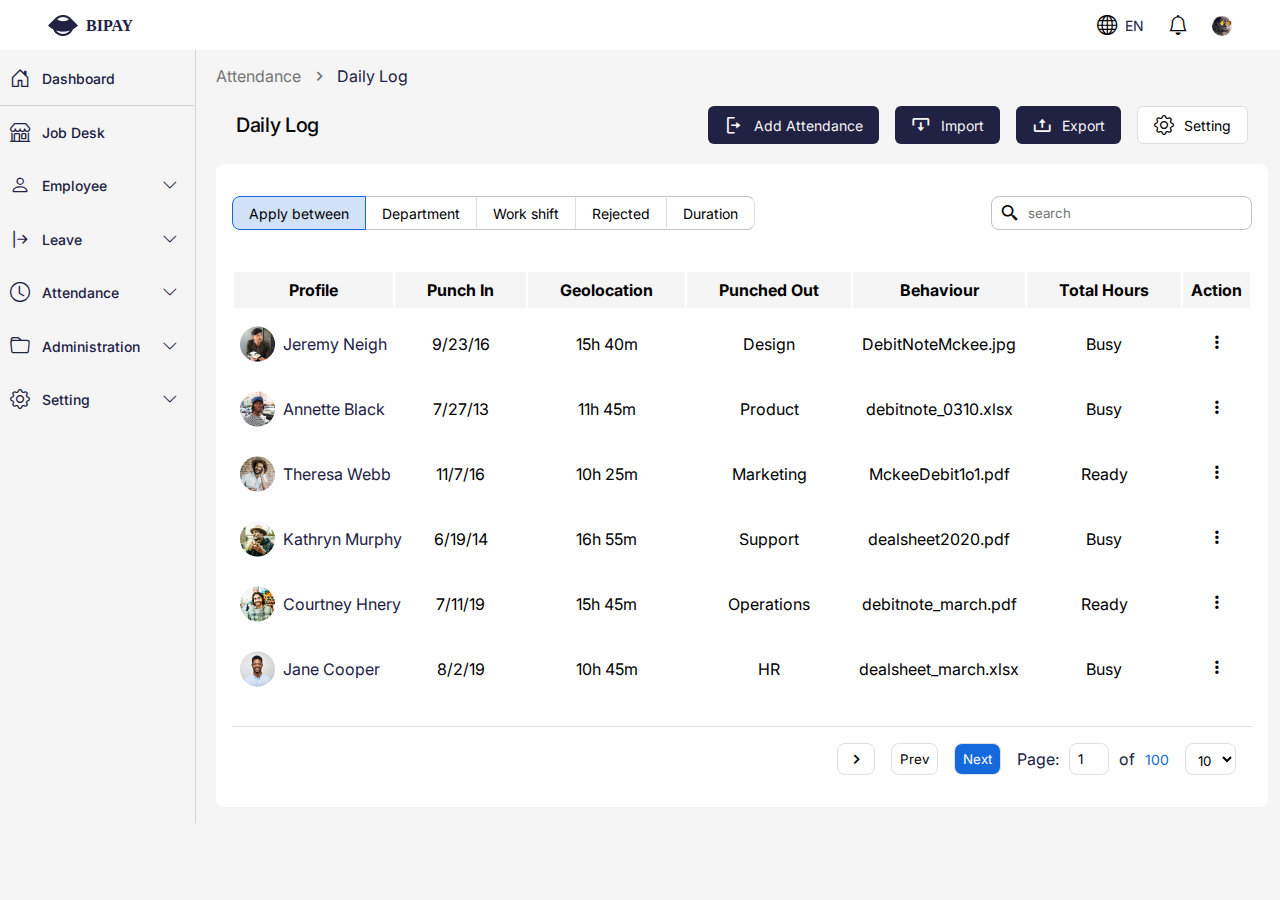
<file: index.html>
<!DOCTYPE html>
<html lang="en">
  <head>
    <meta charset="UTF-8" />
    <link rel="stylesheet" href="style.css" />
    <meta name="viewport" content="width=device-width, initial-scale=1.0" />
    <link
      rel="stylesheet"
      href="https://cdn.jsdelivr.net/npm/bootstrap-icons@1.11.1/font/bootstrap-icons.css"
    />
    <link
      rel="stylesheet"
      href="https://unpkg.com/boxicons@latest/css/boxicons.min.css"
    />
    <title>BIPAY - Payroll Management System</title>
  </head>
  <body>
    <!-- navbar -->
    <nav>
      <div class="logo">
        <img src="public/images/Favicon.jpg" alt="" />
        <p class="logo-text">BIPAY</p>
      </div>
      <div class="nav-icons">
        <div class="language">
          <i class="bi bi-globe"></i>
          <p>EN</p>
        </div>
        <i class="bi bi-bell"></i>
        <img src="public/images/Profile.png" alt="" class="profile" />
        <i class='bx bx-menu menu-icon'></i>      </div>
    </nav>
    <!-- main -->
    <main>
      <!-- side-menu -->
      <aside class="menu-left">
        <i class="bx bx-x"></i>
        <ul>
          <li>
            <a class="dash" href=""
              ><i class="bi bi-house-door"></i>
              <p>Dashboard</p></a
            >
          </li>
          <li>
            <a href="jobDesk.html"
              ><i class="bi bi-shop"></i>
              <p>Job Desk</p></a
            >
          </li>
          <li>
            <a href=""
              ><div>
                <i class="bi bi-person"></i>
                <p>Employee</p>
              </div>
              <i class="bi bi-chevron-down"></i
            ></a>
          </li>
          <li>
            <a href=""
              ><div>
                <i class="bi bi-arrow-bar-right"></i>
                <p>Leave</p>
              </div>
              <i class="bi bi-chevron-down"></i
            ></a>
          </li>
          <li>
            <a class="attend-btn actve" href=""
              ><div>
                <i class="bi bi-clock"></i>
                <p>Attendance</p>
              </div>
              <i class="bi bi-chevron-down"></i
            ></a>
          </li>
          <div class="attendance">
            <a href="index.html" class="active">Daily Log</a>
            <a href="request.html">Request</a>
            <a href="#">Details</a>
            <a href="summary.html">Summary</a>
          </div>
          <li>
            <a href=""
              ><div>
                <i class="bi bi-folder"></i>
                <p>Administration</p>
              </div>
              <i class="bi bi-chevron-down"></i
            ></a>
          </li>
          <li>
            <a href=""
              ><div>
                <i class="bi bi-gear"></i>
                <p>Setting</p>
              </div>
              <i class="bi bi-chevron-down"></i
            ></a>
          </li>
        </ul>
      </aside>
      <!-- side menu right -->
      <div class="menu-right">
        <a href="" class="link">Attendance <i class='bx bx-chevron-right' ></i> <p>Daily Log</p></a>
        <div class="daily-log">
          <h2>Daily Log</h2>
          <div>
            <button class="btn-black">
              <i class="bx bx-upload bx-rotate-90"></i>
              Add Attendance
            </button>
            <button class="btn-black">
              <i class="bx bx-upload bx-rotate-180"></i>
              Import
            </button>
            <button class="btn-black">
              <i class="bx bx-upload"></i>
              Export
            </button>
            <button class="btn-white">
              <i class="bi bi-gear"></i>
              Setting
            </button>
          </div>
        </div>
        <div class="daily-log-data">
          <!-- btn group -->
          <div class="btn-group">
            <div class="btns">
              <button class="btn-white">Apply between</button
              ><button class="btn-white">Department</button
              ><button class="btn-white">Work shift</button
              ><button class="btn-white">Rejected</button
              ><button class="btn-white">Duration</button>
            </div>
            <div class="search">
              <i class="bx bx-search-alt-2"></i>
              <input type="search" name="" id="" placeholder="search"/>
            </div>
          </div>
          <!-- table-header -->
            <div class="table">
              <table>
                <tr>
                  <thead>
                    <tr>
                      <th>Profile</th>
                      <th>Punch In</th>
                      <th>Geolocation</th>
                      <th>Punched Out</th>
                      <th>Behaviour</th>
                      <th>Total Hours</th>
                      <th>Action</th>
                    </tr>
                  </thead>
                  <tr>
                    <td class="profile"><img src="public/images/Ellipse 534.jpg" alt=""><p>Jeremy Neigh</p></td>
                    <td>9/23/16</td>
                    <td>15h 40m</td>
                    <td>Design</td>
                    <td>DebitNoteMckee.jpg</td>
                    <td>Busy</td>
                    <td><button><i class='bx bx-dots-vertical-rounded' ></i></button></td>
                  </tr>
                  <tr>
                    <td class="profile"><img src="public/images/Ellipse 535.jpg" alt=""><p>Annette Black</p></td>
                    <td>7/27/13</td>
                    <td>11h 45m</td>
                    <td>Product</td>
                    <td>debitnote_0310.xlsx</td>
                    <td>Busy</td>
                    <td><button><i class='bx bx-dots-vertical-rounded' ></i></button></td>
                  </tr>
                  <tr>
                    <td class="profile"><img src="public/images/Ellipse 536.jpg" alt=""><p>Theresa Webb</p></td>
                    <td>11/7/16</td>
                    <td>10h 25m</td>
                    <td>Marketing</td>
                    <td>MckeeDebit1o1.pdf</td>
                    <td>Ready</td>
                    <td><button><i class='bx bx-dots-vertical-rounded' ></i></button></td>
                  </tr>
                  <tr>
<td class="profile"><img src="public/images/Ellipse 537.jpg" alt=""><p>Kathryn Murphy</p></td>
                    <td>6/19/14</td>
                    <td>16h 55m</td>
                    <td>Support</td>
                    <td>dealsheet2020.pdf</td>
                    <td>Busy</td>
                    <td><button><i class='bx bx-dots-vertical-rounded' ></i></button></td>
                  </tr>
                  <tr>
                    <td class="profile"><img src="public/images/Ellipse 538.jpg" alt=""><p>Courtney Hnery</p></td>
                    <td>7/11/19</td>
                    <td>15h 45m</td>
                    <td>Operations</td>
                    <td>debitnote_march.pdf</td>
                    <td>Ready</td>
                    <td><button><i class='bx bx-dots-vertical-rounded' ></i></button></td>
                  </tr>
                  <tr>
                    <td class="profile"><img src="public/images/Ellipse 539.jpg" alt=""><p>Jane Cooper</p></td>
                    <td>8/2/19</td>
                    <td>10h 45m</td>
                    <td>HR</td>
                    <td>dealsheet_march.xlsx</td>
                    <td>Busy</td>
                    <td><button><i class='bx bx-dots-vertical-rounded' ></i></button></td>
                  </tr>
                </tr>
              </table>
            </div>
            <!-- table-data -->
          </table>
          <!-- pagination -->
          <div class="pagination">
            <button>
              <i class="bx bx-chevron-right"></i>
            </button>
            <button>Prev</button>
            <button class="btn-blue">Next</button>

            <p class="page">
              Page: <input type="number" class="page-num" value="1"> of
              <span class="blue">100</span>
            </p>
            <select name="" id="">
              <option value="10">10</option>
            </select>
          </div>
        </div>
      </div>
    </main>
    <script src="main.js"></script>
  </body>
</html>
</file>
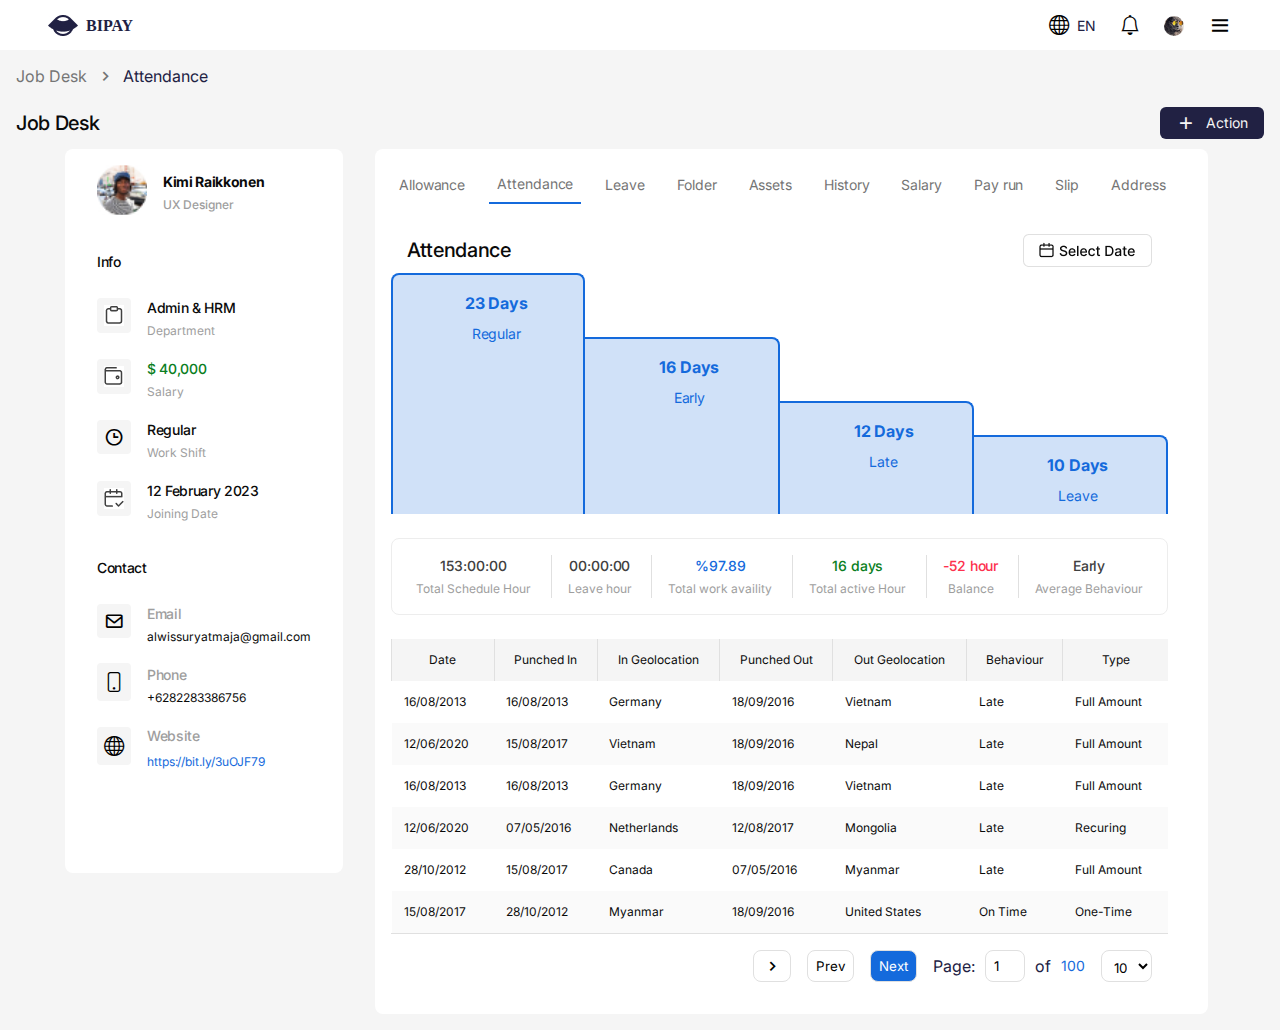
<file: jobDesk.html>
<!DOCTYPE html>
<html lang="en">
  <head>
    <meta charset="UTF-8" />
    <link rel="stylesheet" href="jobDesk.css" />
    <meta name="viewport" content="width=device-width, initial-scale=1.0" />
    <link
      rel="stylesheet"
      href="https://cdn.jsdelivr.net/npm/bootstrap-icons@1.11.1/font/bootstrap-icons.css"
    />
    <link
      rel="stylesheet"
      href="https://unpkg.com/boxicons@latest/css/boxicons.min.css"
    />
    <title>BIPAY - Payroll Management System</title>
  </head>
  <body>
    <!-- navbar -->
    <nav>
      <div class="logo">
        <img src="public/images/Favicon.jpg" alt="" />
        <p class="logo-text">BIPAY</p>
      </div>
      <div class="nav-icons">
        <div class="language">
          <i class="bi bi-globe"></i>
          <p>EN</p>
        </div>
        <i class="bi bi-bell"></i>
        <img src="public/images/Profile.png" alt="" class="profile" />
        <i class='bx bx-menu menu-icon'></i>      </div>
    </nav>
    <!-- main -->
    <div class="jobDesk">
      <!-- side-menu -->
      <aside class="menu-left">
        <i class="bx bx-x"></i>
        <ul>
          <li>
            <a class="dash" href=""
              ><i class="bi bi-house-door"></i>
              <p>Dashboard</p></a
            >
          </li>
          <li>
            <a class="active" href="jobDesk.html"
              ><i class="bi bi-shop"></i>
              <p>Job Desk</p></a
            >
          </li>
          <li>
            <a href=""
              ><div>
                <i class="bi bi-person"></i>
                <p>Employee</p>
              </div>
              <i class="bi bi-chevron-down"></i
            ></a>
          </li>
          <li>
            <a href=""
              ><div>
                <i class="bi bi-arrow-bar-right"></i>
                <p>Leave</p>
              </div>
              <i class="bi bi-chevron-down"></i
            ></a>
          </li>
          <li>
            <a class="attend-btn actve" href=""
              ><div>
                <i class="bi bi-clock"></i>
                <p>Attendance</p>
              </div>
              <i class="bi bi-chevron-down"></i
            ></a>
          </li>
          <div class="attendance">
            <a href="index.html">Daily Log</a>
            <a href="request.html">Request</a>
            <a href="#">Details</a>
            <a href="summary.html">Summary</a>
          </div>
          <li>
            <a href=""
              ><div>
                <i class="bi bi-folder"></i>
                <p>Administration</p>
              </div>
              <i class="bi bi-chevron-down"></i
            ></a>
          </li>
          <li>
            <a href=""
              ><div>
                <i class="bi bi-gear"></i>
                <p>Setting</p>
              </div>
              <i class="bi bi-chevron-down"></i
            ></a>
          </li>
        </ul>
      </aside>
      <!-- side menu right -->
      <div class="menu-right">
        <a href="" class="link">Job Desk <i class='bx bx-chevron-right' ></i> <p>Attendance</p></a>
        <div class="daily-log">
          <h2>Job Desk</h2>
          <div>
            <button class="btn-black jobBtn">
              <i class="bx bx-plus"></i>
              Action
          </div>
        </div>
        <!-- 
          profile stats
         -->
        <!-- jobdesk -->
        <div class="job-desk-container">
          <div class="job-desk-boxes profile-job">
            <div class="user-profile">
              <img src="public/images/Ellipse 535.jpg" alt="">
              <div>
                <h2>Kimi Raikkonen</h2>
                <p>UX Designer</p>
              </div>
            </div>
            <div class="info">
              <h2>Info</h2>
              <div>
                <img src="public/images/clipboard.jpg" alt="">
                <div>
                  <h2>Admin & HRM</h2>
                  <p>Department</p>
                </div>
              </div>
              <div>
<img src="public/images/wallet.jpg" alt="">                <div>
                  <h2 class="green">$ 40,000</h2>
                  <p>Salary</p>
                </div>
              </div>
              <div>
                <i class='bx bx-time' ></i>
                <div>
                  <h2>Regular</h2>
                  <p>Work Shift</p>
                </div>
              </div>
              <div>
                <img src="public/images/calendar-check.jpg" alt="">
                <div>
                  <h2>12 February 2023</h2>
                  <p>Joining Date</p>
                </div>
              </div>
            </div>
            <!--  -->
            <!--  -->
            <div class="contact">
              <h2>Contact</h2>
              <div>
                <i class='bx bx-envelope' ></i>
                <div>
                  <h2>Email</h2>
                  <p>alwissuryatmaja@gmail.com</p>
                </div>
              </div>
              <div>
                <i class="bi bi-phone"></i>
                <div>
                  <h2>Phone</h2>
                  <p>+6282283386756</p>
                </div>
              </div>
              <div>
                <i class="bi bi-globe"></i>
                <div>
                  <h2>Website</h2>
                  <p class="blue">https://bit.ly/3uOJF79</p>
                </div>
              </div>
            </div>
          </div>
          <div class="job-desk-boxes attendance-job">
            <div class="btn-container tab-btn-container">
              <button class="tab">Allowance</button>
              <button class="tab active">Attendance</button>
              <button class="tab">Leave</button>
              <button class="tab">Folder</button>
              <button class="tab">Assets</button>
              <button class="tab">History</button>
              <button class="tab">Salary</button>
              <button class="tab">Pay run</button>
              <button class="tab">Slip</button>
              <button class="tab">Address</button>
              <button class="tab">Contact</button>
            </div>
            <div class="attendance-stats">
              <div class="date-attendance">
                <h2>Attendance</h2>
                <img src="public/images/Select Date Trigger.jpg" alt="">
              </div>

              <div class="date-histograms">
                <div>
                  <h2>23 Days</h2>
                  <p>Regular</p>
                </div>
                <div>
                  <h2>16 Days</h2>
                  <p>Early</p>
                </div>
                <div>
                  <h2>12 Days</h2>
                  <p>Late</p>
                </div>
                <div>
                  <h2>10 Days</h2>
                  <p>Leave</p>
                </div>
              </div>
              <div class="timing-stats-parent">
                <div class="timing-stats">
                  <div>
                    <h3>153:00:00</h3>
                    <p>Total Schedule Hour</p>
                  </div>
                  <div>
                    <h3>00:00:00</h3>
                    <p>Leave hour</p>
                  </div>
                  <div>
                    <h3 class="blue">%97.89</h3>
                    <p>Total work availity</p>
                  </div>
                  <div>
                    <h3 class="green">16 days</h3>
                    <p>Total active Hour</p>
                  </div>
                  <div>
                    <h3 class="red">-52 hour</h3>
                    <p>Balance</p>
                  </div>
                  <div>
                    <h3>Early</h3>
                    <p>Average Behaviour</p>
                  </div>
                </div>
              </div>
              <div class="table-jobDesk">
                <table>
                  <thead>
                    <tr>
                      <th>Date</th>
                      <th>Punched In</th>
                      <th>In Geolocation</th>
                      <th>Punched Out</th>
                      <th>Out Geolocation</th>
                      <th>Behaviour</th>
                      <th>Type</th>
                    </tr>
                  </thead>
                  <tr>
                    <td>16/08/2013</td>
                    <td>16/08/2013</td>
                    <td>Germany</td>
                    <td>18/09/2016</td>
                    <td>Vietnam</td>
                    <td>Late</td>
                    <td>Full Amount</td>
                  </tr>
                  <tr>
                    <td>12/06/2020</td>
                    <td>15/08/2017</td>
                    <td>Vietnam</td>
                    <td>18/09/2016</td>
                    <td>Nepal</td>
                    <td>Late</td>
                    <td>Full Amount</td>
                  </tr>
                  <tr>
                    <td>16/08/2013</td>
                    <td>16/08/2013</td>
                    <td>Germany</td>
                    <td>18/09/2016</td>
                    <td>Vietnam</td>
                    <td>Late</td>
                    <td>Full Amount</td>
                  </tr>
                  <tr>
                    <td>12/06/2020</td>
                    <td>07/05/2016</td>
                    <td>Netherlands</td>
                    <td>12/08/2017</td>
                    <td>Mongolia</td>
                    <td>Late</td>
                    <td>Recuring</td>
                  </tr>
                  <tr>
                    <td>28/10/2012</td>
                    <td>15/08/2017</td>
                    <td>Canada</td>
                    <td>07/05/2016</td>
                    <td>Myanmar</td>
                    <td>Late</td>
                    <td>Full Amount</td>
                  </tr>
                  <tr>
                    <td>15/08/2017</td>
                    <td>28/10/2012</td>
                    <td>Myanmar</td>
                    <td>18/09/2016</td>
                    <td>United States</td>
                    <td>On Time</td>
                    <td>One-Time</td>
                  </tr>
                </table>
              </div>
              <div class="pagination">
                <button>
                  <i class="bx bx-chevron-right"></i>
                </button>
                <button>Prev</button>
                <button class="btn-blue">Next</button>
    
                <p class="page">
                  Page: <input type="number" class="page-num" value="1"> of
                  <span class="blue">100</span>
                </p>
                <select name="" id="">
                  <option value="10">10</option>
                </select>
              </div>
            </div>
          </div>
        </div>
      </div>
    </div>
    <script src="main.js"></script>
  </body>
</html>
</file>
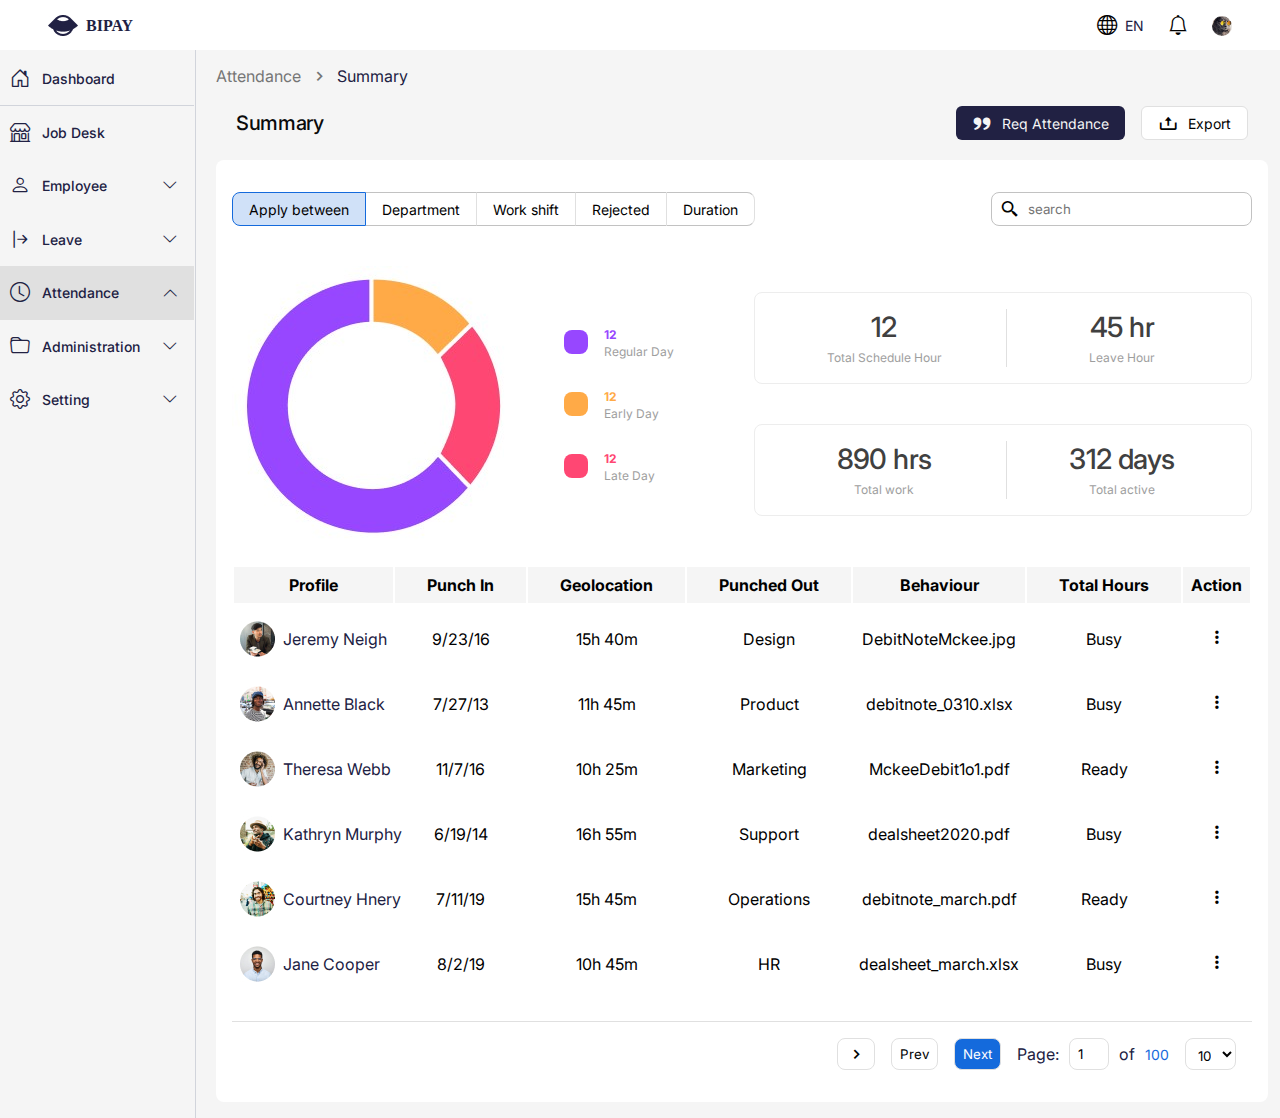
<file: summary.html>
<!DOCTYPE html>
<html lang="en">
  <head>
    <meta charset="UTF-8" />
    <link rel="stylesheet" href="style.css" />
    <link rel="stylesheet" href="summary.css">
    <meta name="viewport" content="width=device-width, initial-scale=1.0" />
    <link
      rel="stylesheet"
      href="https://cdn.jsdelivr.net/npm/bootstrap-icons@1.11.1/font/bootstrap-icons.css"
    />
    <link
      rel="stylesheet"
      href="https://unpkg.com/boxicons@latest/css/boxicons.min.css"
    />
    <title>BIPAY - Payroll Management System</title>
  </head>
  <body>
    <!-- navbar -->
    <nav>
      <div class="logo">
        <img src="public/images/Favicon.jpg" alt="" />
        <p class="logo-text">BIPAY</p>
      </div>
      <div class="nav-icons">
        <div class="language">
          <i class="bi bi-globe"></i>
          <p>EN</p>
        </div>
        <i class="bi bi-bell"></i>
        <img src="public/images/Profile.png" alt="" class="profile" />
        <i class='bx bx-menu menu-icon'></i>      </div>
    </nav>
    <!-- main -->
    <main>
      <!-- side-menu -->
      <aside class="menu-left">
        <i class="bx bx-x"></i>
        <ul>
          <li>
            <a class="dash" href=""
              ><i class="bi bi-house-door"></i>
              <p>Dashboard</p></a
            >
          </li>
          <li>
            <a href="jobDesk.html"
              ><i class="bi bi-shop"></i>
              <p>Job Desk</p></a
            >
          </li>
          <li>
            <a href=""
              ><div>
                <i class="bi bi-person"></i>
                <p>Employee</p>
              </div>
              <i class="bi bi-chevron-down"></i
            ></a>
          </li>
          <li>
            <a href=""
              ><div>
                <i class="bi bi-arrow-bar-right"></i>
                <p>Leave</p>
              </div>
              <i class="bi bi-chevron-down"></i
            ></a>
          </li>
          <li>
            <a class="attend-btn  active" href=""
              ><div>
                <i class="bi bi-clock"></i>
                <p>Attendance</p>
              </div>
              <i class="bi bi-chevron-down"></i
            ></a>
          </li>
          <div class="attendance">
            <a href="index.html">Daily Log</a>
            <a href="request.html">Request</a>
            <a href="#">Details</a>
            <a href="summary.html" class="active">Summary</a>
          </div>
          <li>
            <a href=""
              ><div>
                <i class="bi bi-folder"></i>
                <p>Administration</p>
              </div>
              <i class="bi bi-chevron-down"></i
            ></a>
          </li>
          <li>
            <a href=""
              ><div>
                <i class="bi bi-gear"></i>
                <p>Setting</p>
              </div>
              <i class="bi bi-chevron-down"></i
            ></a>
          </li>
        </ul>
      </aside>
      <!-- side menu right -->
      <div class="menu-right">
        <a href="" class="link">Attendance <i class='bx bx-chevron-right' ></i> <p>Summary</p></a>
        <div class="daily-log">
          <h2>Summary</h2>
          <div>
            <button class="btn-black">
                <i class='bx bxs-quote-alt-right'></i>
              Req Attendance
            </button>
            <button class="btn-white">
                <i class="bx bx-upload bx-rotate-0"></i>
              Export
            </button>
          </div>
        </div>
        <div class="daily-log-data">
          <!-- btn group -->
          <div class="btn-group">
            <div class="btns">
              <button class="btn-white">Apply between</button
              ><button class="btn-white">Department</button
              ><button class="btn-white">Work shift</button
              ><button class="btn-white">Rejected</button
              ><button class="btn-white">Duration</button>
            </div>
            <div class="search">
              <i class="bx bx-search-alt-2"></i>
              <input type="search" name="" id="" placeholder="search"/>
            </div>
          </div>
          <!-- chart -->
          <div class="chart">
            <div class="graph">
                <img src="public/images/chart.jpg" alt="">
                <div>
                    <div>
                        <p class="purple-box box"></p>
                        <div>
                            <span class="purple">12</span>
                            <p>Regular Day</p>
                        </div>
                    </div>
                    <div>
                        <p class="yellow-box box"></p>
                        <div>
                            <span class="yellow">12</span>
                            <p>Early Day</p>
                        </div>
                    </div>
                    <div>
                        <p class="red-box box"></p>
                        <div>
                            <span class="red">12</span>
                            <p>Late Day</p>
                        </div>
                    </div>
                </div>
            </div>
            <div class="stats">
                <div>
                    <div>
                        <h2>12</h2>
                        <p>Total Schedule Hour</p>
                    </div>
                    <div>
                        <h2>45 hr</h2>
                        <p>Leave Hour</p>
                    </div>
                </div>
                <div>
                    <div>
                        <h2>890 hrs</h2>
                        <p>Total work</p>
                    </div>
                    <div>
                        <h2>312 days</h2>
                        <p>Total active</p>
                    </div>
                </div>
            </div>
          </div>
          <!-- table-header -->
            <div class="table">
              <table>
                <tr>
                  <thead>
                    <tr>
                      <th>Profile</th>
                      <th>Punch In</th>
                      <th>Geolocation</th>
                      <th>Punched Out</th>
                      <th>Behaviour</th>
                      <th>Total Hours</th>
                      <th>Action</th>
                    </tr>
                  </thead>
                  <tr>
                    <td class="profile"><img src="public/images/Ellipse 534.jpg" alt=""><p>Jeremy Neigh</p></td>
                    <td>9/23/16</td>
                    <td>15h 40m</td>
                    <td>Design</td>
                    <td>DebitNoteMckee.jpg</td>
                    <td>Busy</td>
                    <td><button><i class='bx bx-dots-vertical-rounded' ></i></button></td>
                  </tr>
                  <tr>
                    <td class="profile"><img src="public/images/Ellipse 535.jpg" alt=""><p>Annette Black</p></td>
                    <td>7/27/13</td>
                    <td>11h 45m</td>
                    <td>Product</td>
                    <td>debitnote_0310.xlsx</td>
                    <td>Busy</td>
                    <td><button><i class='bx bx-dots-vertical-rounded' ></i></button></td>
                  </tr>
                  <tr>
                    <td class="profile"><img src="public/images/Ellipse 536.jpg" alt=""><p>Theresa Webb</p></td>
                    <td>11/7/16</td>
                    <td>10h 25m</td>
                    <td>Marketing</td>
                    <td>MckeeDebit1o1.pdf</td>
                    <td>Ready</td>
                    <td><button><i class='bx bx-dots-vertical-rounded' ></i></button></td>
                  </tr>
                  <tr>
<td class="profile"><img src="public/images/Ellipse 537.jpg" alt=""><p>Kathryn Murphy</p></td>
                    <td>6/19/14</td>
                    <td>16h 55m</td>
                    <td>Support</td>
                    <td>dealsheet2020.pdf</td>
                    <td>Busy</td>
                    <td><button><i class='bx bx-dots-vertical-rounded' ></i></button></td>
                  </tr>
                  <tr>
                    <td class="profile"><img src="public/images/Ellipse 538.jpg" alt=""><p>Courtney Hnery</p></td>
                    <td>7/11/19</td>
                    <td>15h 45m</td>
                    <td>Operations</td>
                    <td>debitnote_march.pdf</td>
                    <td>Ready</td>
                    <td><button><i class='bx bx-dots-vertical-rounded' ></i></button></td>
                  </tr>
                  <tr>
                    <td class="profile"><img src="public/images/Ellipse 539.jpg" alt=""><p>Jane Cooper</p></td>
                    <td>8/2/19</td>
                    <td>10h 45m</td>
                    <td>HR</td>
                    <td>dealsheet_march.xlsx</td>
                    <td>Busy</td>
                    <td><button><i class='bx bx-dots-vertical-rounded' ></i></button></td>
                  </tr>
                </tr>
              </table>
            </div>
            <!-- table-data -->
          </table>
          <!-- pagination -->
          <div class="pagination">
            <button>
              <i class="bx bx-chevron-right"></i>
            </button>
            <button>Prev</button>
            <button class="btn-blue">Next</button>

            <p class="page">
              Page: <input type="number" class="page-num" value="1"> of
              <span class="blue">100</span>
            </p>
            <select name="" id="">
              <option value="10">10</option>
            </select>
          </div>
        </div>
      </div>
    </main>
    <script src="main.js"></script>
  </body>
</html>
</file>
<file: style.css>
@import url('https://fonts.googleapis.com/css2?family=Inter:wght@200;400;500;600;700;800;900&display=swap');

:root {
  --primary-surface: #d3d3d9;
  --primary-main: #212143;
  --primary-border: #b5b5c0;
  --info-surface: #d0e1f8;
  --info-main: #146adc;
  --neutral-10: #ffffff;
  --neutral-20: #f5f5f5;
  --neutral-40: #e0e0e0;
  --neutral-50: #c2c2c2;
  --neutral-60: #9e9e9e;
  --neutral-70: #757575;
  --neutral-80: #616161;
  --neutral-90: #404040;
  --neutral-100: #0a0a0a;
}

* {
  box-sizing: border-box;
  text-decoration: none;
  list-style: none;
  border: none;
  padding: 0;
  margin: 0;
  scroll-behavior: smooth;
  font-family: Inter;
  transition: 0.5s ease;
  outline: none;
}

body {
  background: var(--neutral-20, #f5f5f5);
  max-width: 1440px;
}

p {
  color: var(--primary-main);
}

button {
  cursor: pointer;
}

i {
  font-size: 20px;
}

.bi-chevron-down {
  font-size: 16px;
}

/* =================
==============
navbar
=========
==========
======= */
nav {
  display: flex;
  height: 50px;
  padding: 15px 48px 14px 48px;
  justify-content: space-between;
  background: var(--neutral-10, #fff);
  margin: 0 auto;
}

nav i {
  cursor: pointer;
}

.logo {
  display: flex;
  align-items: center;
  gap: 8px;
}

.logo .logo-text {
  font-family: Montserrat;
  font-weight: 700;
}

.profile {
  width: 20px;
  height: 20px;
  border-radius: 50%;
  object-fit: cover;
}

.language {
  display: flex;
  align-items: center;
  gap: 8px;
}

.language p {
  font-size: 14px;
}

.nav-icons {
  display: flex;
  justify-content: center;
  align-items: center;
  gap: 24px;
}

/* main section styling */
main {
  display: grid;
  grid-template-columns: 0.6fr 3.4fr;
  justify-content: center;
}

/* aside / side bar styling */
aside {
  padding: 2px;
  background: var(--neutral-20, #f5f5f5);
  box-shadow: -1px 0px 0px #d1d4db inset;
}

aside ul {
  display: flex;
  flex-direction: column;
  align-items: flex-start;
  align-self: stretch;
}

a {
  color: var(--primary-main);
}

aside ul li a {
  font-size: 14px;
  font-weight: 500;
  line-height: 21px;
  display: flex;
  min-width: 200px;
  width: 100%;
  padding: 16px;
  align-items: center;
  gap: 12px;
  background: var(--neutral-20, #f5f5f5);
}

li {
  width: 100%;
}

aside ul li a:hover {
  background: var(--neutral-40, #e0e0e0);
}

aside ul li div {
  display: flex;
  align-items: center;
  gap: 12px;
}

aside ul li .bi-chevron-down {
  margin-left: auto;
}

.dash {
  box-shadow: 0px -1px 0px #d1d4db inset;
}

.attend-btn.active {
  background: var(--neutral-40, #e0e0e0);
}
.attend-btn.active i:nth-child(2) {
  rotate: 180deg;
}

.attendance {
  width: 100%;
  border-radius: 6px;
  flex-direction: column;
  align-items: flex-start;
  background: var(--neutral-20, #f5f5f5);
  display: none;
}

.attendance.active {
  display: flex;
}

.attendance a.active,
.attendance a {
  padding: 8px 28px;
  margin-bottom: 4px;
  border-radius: 6px;
}

.attendance a.active,
.attendance a:hover {
  background: var(--primary-surface, #d3d3d9);
  width: 100%;
}

/* right menu */

.link {
  color: var(--neutral-70);
  display: flex;
  gap: 8px;
  width: fit-content;
}

.link p {
  color: var(--primary-main);
}

.menu-right h2 {
  color: var(--neutral-100, #0a0a0a);
  font-family: Inter;
  font-size: 20px;
  font-style: normal;
  font-weight: 500;
  line-height: 30px; /* 150% */
  letter-spacing: -0.34px;
}

.menu-right {
  padding: 16px 20px;
  margin: 0 auto;
}

.menu-icon {
  position: absolute;
  top: -200px;
  font-size: 1.5rem;
}

aside .bx-x {
  position: relative;
  top: 10px;
  left: 180px;
  cursor: pointer;
  display: none;
}

@media (max-width: 1200px) {
  aside {
    position: fixed;
    height: 100vh;
    top: 0;
    left: 0;
    max-width: 250px;
    display: none;
  }
  main {
    align-items: center;
    grid-template-columns: 1fr;
  }
  .pagination {
    width: 100%;
  }

  aside .bx-x {
    display: block;
  }

  aside.active {
    display: flex;
  }
  .menu-icon {
    display: flex;
    position: static;
  }
}

.menu-right .daily-log {
  display: flex;
  margin: 20px;
  justify-content: space-between;
  align-items: center;
  align-self: stretch;
}

.daily-log > div {
  display: flex;
  gap: 1rem;
}

.btn-black {
  border-radius: 6px;
  color: var(--neutral-20);
  font-size: 14px;
  background: var(--primary-main, #212143);
  display: flex;
  padding: 6px 16px;
  align-items: center;
  gap: 10px;
}

.btn-white {
  display: flex;
  padding: 6px 16px;
  align-items: center;
  border-radius: 6px;
  gap: 10px;
  font-size: 14px;
  border: 1px solid var(--neutral-40, #e0e0e0);
  background: var(--neutral-10, #fff);
}

.btn-black:hover {
  background-color: #000;
}
.btn-white:hover {
  background-color: var(--info-main);
  color: var(--neutral-10);
}
.btn-white:hover i {
  transition: 0s;
}

.daily-log-data {
  display: flex;
  padding: 16px 16px;
  flex-direction: column;
  align-items: flex-start;
  gap: 24px;
  flex: 1 0 0;
  align-self: stretch;
  border-radius: 8px;
  background: var(--neutral-10, #fff);
}

.daily-log-data .btn-group {
  display: flex;
  justify-content: space-between;
  align-items: center;
  align-self: stretch;
  margin-block: 16px;
}

.btns {
  display: flex;
}
.btns button {
  border-radius: 0px;
  height: 34px;
  border-top: 1px solid var(--neutral-50, #c2c2c2);
  border-bottom: 1px solid var(--neutral-50, #c2c2c2);
  background: var(--neutral-10, #fff);
}

.btns button:nth-of-type(even) {
  border-right: 0;
  border-left: 0;
}
.btns button:last-child {
  border-radius: 0px 8px 8px 0px;
}
.btns button:nth-child(1) {
  height: 34px;
  border-radius: 8px 0px 0px 8px;
  border: 1px solid var(--info-main, #146adc);
  background: var(--info-surface, #d0e1f8);
}
.btns button:nth-child(1):hover {
  color: var(--neutral-10);
  background-color: var(--info-main);
}

button:active,
a:active {
  transform: translateY(2px);
}

.search {
  height: 34px;
  border-radius: 8px;
  display: flex;
  padding: 0px 8px;
  align-items: center;
  gap: 8px;
  align-self: stretch;
  border: 1px solid var(--neutral-50, #c2c2c2);
  background: var(--neutral-10, #fff);
  font-size: 14px;
}

/* table styling */
table {
  overflow-x: scroll;
  width: 100%;
}
th {
  background: var(--neutral-20, #f5f5f5);
  padding: 8px 32px;
  white-space: nowrap;
}
th:nth-child(7) {
  padding: 8px;
}
th:nth-child(1) {
  padding: 8px 55px;
}

tr td:last-child {
  text-align: center;
}

td {
  padding: 20px 6px;
  text-align: center;
}

td button {
  background-color: white;
  text-align: center;
}

td.profile {
  display: flex;
  align-items: center;
  gap: 8px;
  margin-top: 12px;
  white-space: nowrap;
}

.pagination {
  padding: 8px 16px;
  border-top: 1px solid var(--neutral-40, #e0e0e0);

  display: flex;
  justify-content: flex-end;
  align-items: center;
  gap: 16px;
  align-self: stretch;
  padding-block: 16px;
  padding-bottom: 10x;
}
.pagination button,
select,
.pagination input[type='number'] {
  display: flex;
  height: 32px;
  padding: 8px;
  align-items: center;
  gap: 8px;
  border-radius: 8px;
  border: 1px solid var(--neutral-40, #e0e0e0);
  background: var(--neutral-10, #fff);
}
.pagination .btn-blue {
  background: var(--info-main, #146adc);
  color: var(--neutral-10);
}
.btn-blue:hover {
  background-color: #0a51ae;
}
.blue {
  color: var(--info-main, #146adc);
  font-size: 14px;
  font-weight: 400;
  line-height: 21px; /* 150% */
  letter-spacing: -0.084px;
}
input[type='number'] {
  width: 40px;
}

.page {
  display: flex;
  align-items: center;
  gap: 10px;
}

@media (max-width: 1030px) {
  .menu-right * {
    align-self: unset;
  }
  .menu-right .daily-log {
    max-width: 900px;
  }
  .btn-group {
    max-width: 900px;
  }
  .table {
    max-width: 900px;
    overflow-x: auto;
  }
}

@media (max-width: 980px) {
  .table {
    max-width: 890px;
  }
}
@media (max-width: 960px) {
  .table {
    max-width: 850px;
  }
}
@media (max-width: 920px) {
  .table {
    max-width: 800px;
  }
}
@media (max-width: 880px) {
  .table {
    max-width: 740px;
  }
}
@media (max-width: 820px) {
  .table {
    max-width: 710px;
  }
}
@media (max-width: 780px) {
  .table {
    max-width: 680px;
  }
}

@media (max-width: 755px) {
  .daily-log,
  .btn-group {
    flex-direction: column;
    gap: 1rem;
  }
  .btns {
    flex-wrap: wrap;
  }
  .btn-group button,
  .daily-log button {
    margin-top: 1rem;
    justify-content: flex-start;
    align-items: flex-start;
  }
  .daily-log > div {
    gap: 0;
    align-items: center;
    flex-wrap: wrap;
  }
  .daily-log > div > button {
    border-radius: 0;
    align-items: center;
  }
  .daily-log > div > button:first-child {
    border-radius: 6px 0px 0px 6px;
    border-right: 1px solid var(--neutral-10);
  }
  .daily-log > div > button:nth-child(2) {
    border-right: 1px solid var(--neutral-10);
  }
  .daily-log > div > button:last-child {
    border-radius: 0px 6px 6px 0px;
    align-items: center;
    height: fit-content;
    padding: 4.5px 10px;
  }

  th {
    display: none;
  }
  tr {
    width: 100%;
  }

  td {
    display: grid;
    grid-template-columns: 1fr 1fr;
    width: 100%;
    padding: 1.5rem 0px;
    text-align: left;
  }
  td::before {
    font-weight: 700;
    color: var(--neutral-100);
    margin-right: 60px;
  }
  td:nth-of-type(1)::before {
    content: 'Profile: ';
    margin-right: 65px;
  }
  td:nth-of-type(2)::before {
    content: 'Punch In: ';
  }
  td:nth-of-type(3)::before {
    content: 'Geolocation: ';
  }
  td:nth-of-type(4)::before {
    content: 'Punched Out: ';
  }
  td:nth-of-type(5)::before {
    content: 'Behaviour: ';
  }
  td:nth-of-type(6)::before {
    content: 'Total Hours: ';
  }
  td:nth-of-type(7)::before {
    content: 'Action: ';
  }
  td:nth-of-type(7) {
    margin-left: -12%;
  }
}

@media (max-width: 560px) {
  table::before {
    content: 'Daily Log';
    font-weight: 700;
    font-size: 22px;
    font-family: 'monserat';
    text-decoration: underline;
  }
  td,
  td::before {
    font-size: 12px;
  }
  .table {
    max-width: 380px;
  }
  .daily-log > div,
  .btn-group .btns {
    gap: 10px;
    align-items: center;
    justify-content: center;
  }
  .btn-group button,
  .daily-log button {
    margin-top: 0.6rem;
    gap: 10px;
  }
  .daily-log > div > button,
  .btn-group .btns button,
  .daily-log > div > button:first-child,
  .daily-log > div > button:last-child {
    border-radius: 6px;
    align-items: center;
  }
  .btn-group .btns button {
    border: 1px solid var(--neutral-70);
  }
  .btn-group {
    flex-direction: column-reverse;
  }
}

@media (max-width: 500px) {
  .graph > div > div {
    flex-direction: column;
  }
  .graph > div > div > div {
    display: flex;
    gap: 10px;
    justify-content: space-between;
    align-items: center;
  }
}
@media (max-width: 475px) {
  .table,
  table {
    width: 100%;
    margin: 0 auto;
    padding: 010px;
  }
  .daily-log-data {
    padding: 5px;
  }
  td:nth-of-type(7) {
    margin-left: -12%;
  }
  td::before {
    margin-right: 10px;
  }
  .pagination {
    flex-wrap: wrap;
  }
  nav {
    gap: 16px;
    padding-inline: 12px;
  }
  nav .nav-icons {
    gap: 8px;
  }

  .language {
    gap: 4px;
    cursor: pointer;
  }
}
@media (max-width: 400px) {
  .table {
    max-width: 300px;
  }
  .stats h2 {
    font-size: 20px !important;
  }
  .stats {
    min-width: 200px;
  }
  .stats > div {
    padding: 10px 0px !important;
    text-align: center;
  }
}
@media (max-width: 350px) {
  .table {
    max-width: 250px;
  }

  td.profile {
    margin-left: -16px;
  }
}
@media (max-width: 340px) {
  main {
    overflow: hidden;
  }
  .table {
    padding: 4px;
  }
  .graph img {
    width: 100%;
  }
}
</file>
<file: jobDesk.css>
@import url('https://fonts.googleapis.com/css2?family=Inter:wght@200;400;500;600;700;800;900&display=swap');

:root {
  --primary-surface: #d3d3d9;
  --primary-main: #212143;
  --primary-border: #b5b5c0;
  --info-surface: #d0e1f8;
  --info-main: #146adc;
  --neutral-10: #ffffff;
  --neutral-20: #f5f5f5;
  --neutral-40: #e0e0e0;
  --neutral-50: #c2c2c2;
  --neutral-60: #9e9e9e;
  --neutral-70: #757575;
  --neutral-80: #616161;
  --neutral-90: #404040;
  --neutral-100: #0a0a0a;
}

* {
  box-sizing: border-box;
  text-decoration: none;
  list-style: none;
  border: none;
  padding: 0;
  margin: 0;
  scroll-behavior: smooth;
  font-family: Inter;
  transition: 0.5s ease;
  outline: none;
}

body {
  background: var(--neutral-20, #f5f5f5);
  max-width: 1440px;
  margin: 0 auto;
}

p {
  color: var(--primary-main);
}

button {
  cursor: pointer;
}

i {
  font-size: 20px;
}

.bi-chevron-down {
  font-size: 16px;
}

/* =================
==============
navbar
=========
==========
======= */
nav {
  display: flex;
  height: 50px;
  padding: 15px 48px 14px 48px;
  justify-content: space-between;
  background: var(--neutral-10, #fff);
  margin: 0 auto;
}

nav i {
  cursor: pointer;
}

.logo {
  display: flex;
  align-items: center;
  gap: 8px;
}

.logo .logo-text {
  font-family: Montserrat;
  font-weight: 700;
}

.profile {
  width: 20px;
  height: 20px;
  border-radius: 50%;
  object-fit: cover;
}

.language {
  display: flex;
  align-items: center;
  gap: 8px;
}

.language p {
  font-size: 14px;
}

.nav-icons {
  display: flex;
  justify-content: center;
  align-items: center;
  gap: 24px;
}

/* main section styling */

/* aside / side bar styling */
aside {
  padding: 2px;
  background: var(--neutral-20, #f5f5f5);
  box-shadow: -1px 0px 0px #d1d4db inset;
  display: none;
}

aside ul {
  display: flex;
  flex-direction: column;
  align-items: flex-start;
  align-self: stretch;
}

a {
  color: var(--primary-main);
}

aside ul li a {
  font-size: 14px;
  font-weight: 500;
  line-height: 21px;
  display: flex;
  min-width: 200px;
  width: 100%;
  padding: 16px;
  align-items: center;
  gap: 12px;
  background: var(--neutral-20, #f5f5f5);
}

li {
  width: 100%;
}

aside ul li a:hover {
  background: var(--neutral-40, #e0e0e0);
}

aside ul li div {
  display: flex;
  align-items: center;
  gap: 12px;
}

aside ul li .bi-chevron-down {
  margin-left: auto;
}

.dash {
  box-shadow: 0px -1px 0px #d1d4db inset;
}

.attend-btn.active,
a.active {
  background: var(--neutral-40, #e0e0e0);
}
.attend-btn.active i:nth-child(2) {
  rotate: 180deg;
}

.attendance {
  width: 100%;
  border-radius: 6px;
  flex-direction: column;
  align-items: flex-start;
  background: var(--neutral-20, #f5f5f5);
  display: none;
}

.attendance.active {
  display: flex;
}

.attendance a.active,
.attendance a {
  padding: 8px 28px;
  margin-bottom: 4px;
  border-radius: 6px;
}

.attendance a.active,
.attendance a:hover {
  background: var(--primary-surface, #d3d3d9);
  width: 100%;
}

/* right menu */

.link {
  color: var(--neutral-70);
  display: flex;
  gap: 8px;
  width: fit-content;
}

.link p {
  color: var(--primary-main);
}

.menu-right h2 {
  color: var(--neutral-100, #0a0a0a);
  font-family: Inter;
  font-size: 20px;
  font-style: normal;
  font-weight: 500;
  line-height: 30px; /* 150% */
  letter-spacing: -0.34px;
}

.menu-icon {
  position: absolute;
  top: -200px;
  font-size: 1.5rem;
}

.menu-icon {
  display: flex;
  position: static;
}

@media (min-width: 1440px) {
  aside {
    display: flex;
  }
}

aside .bx-x {
  position: relative;
  top: 10px;
  left: 180px;
  cursor: pointer;
  display: none;
}

@media (max-width: 1200px) {
  aside {
    position: fixed;
    height: 100vh;
    top: 0;
    left: 0;
    max-width: 250px;
    display: none;
  }
  .pagination {
    width: 100%;
  }

  aside .bx-x {
    display: block;
  }

  aside.active {
    display: flex;
  }
}

.btn-black {
  border-radius: 6px;
  color: var(--neutral-20);
  font-size: 14px;
  background: var(--primary-main, #212143);
  display: flex;
  padding: 6px 16px;
  align-items: center;
  gap: 10px;
}

.btn-white {
  display: flex;
  padding: 6px 16px;
  align-items: center;
  border-radius: 6px;
  gap: 10px;
  font-size: 14px;
  border: 1px solid var(--neutral-40, #e0e0e0);
  background: var(--neutral-10, #fff);
}

.btn-black:hover {
  background-color: #000;
}
.btn-white:hover {
  background-color: var(--info-main);
  color: var(--neutral-10);
}
.btn-white:hover i {
  transition: 0s;
}

button:active,
a:active {
  transform: translateY(2px);
}

.search {
  height: 34px;
  border-radius: 8px;
  display: flex;
  padding: 0px 8px;
  align-items: center;
  gap: 8px;
  align-self: stretch;
  border: 1px solid var(--neutral-50, #c2c2c2);
  background: var(--neutral-10, #fff);
  font-size: 14px;
}

.pagination {
  padding: 8px 16px;
  border-top: 1px solid var(--neutral-40, #e0e0e0);
  display: flex;
  justify-content: flex-end;
  align-items: center;
  gap: 16px;
  align-self: stretch;
  padding-block: 16px;
  padding-bottom: 10x;
}
.pagination button,
select,
.pagination input[type='number'] {
  display: flex;
  height: 32px;
  padding: 8px;
  align-items: center;
  gap: 8px;
  border-radius: 8px;
  border: 1px solid var(--neutral-40, #e0e0e0);
  background: var(--neutral-10, #fff);
}
.pagination .btn-blue {
  background: var(--info-main, #146adc);
  color: var(--neutral-10);
}
.btn-blue:hover {
  background-color: #0a51ae;
}
.blue {
  color: var(--info-main, #146adc);
  font-size: 14px;
  font-weight: 400;
  line-height: 21px; /* 150% */
  letter-spacing: -0.084px;
}
input[type='number'] {
  width: 40px;
}

.page {
  display: flex;
  align-items: center;
  gap: 10px;
}

@media (max-width: 475px) {
  .pagination {
    flex-wrap: wrap;
  }
  nav {
    gap: 16px;
    padding-inline: 12px;
  }
  nav .nav-icons {
    gap: 8px;
  }

  .language {
    gap: 4px;
    cursor: pointer;
  }
}

/* menu right job desk */
.daily-log {
  display: flex;
  justify-content: space-between;
  align-items: center;
  align-self: stretch;
  margin-top: 1.3rem;
}

.job-desk-container {
  display: grid;
  grid-template-columns: 1fr 4fr;
  gap: 2rem;
  justify-content: space-around;
  max-width: 1150px;
  margin: 0 auto;
}

.jobDesk {
  padding: 16px;
  margin: 0 auto;
  display: grid;
  grid-template-columns: 1fr 3fr;
  gap: 3rem;
  justify-content: center;
}

@media (max-width: 1440px) {
  .jobDesk {
    grid-template-columns: 1fr;
  }
}

.profile-job {
  display: flex;
  padding: 16px 32px;
  flex-direction: column;
  align-items: flex-start;
  gap: 32px;
  align-self: stretch;
  border-radius: 8px;
  background: var(--neutral-10, #fff);
  margin-top: 10px;
  height: 724px;
}

.contact,
.info {
  display: flex;
  flex-direction: column;
  align-items: flex-start;
  gap: 16px;
}

.contact h2:first-of-type,
.info h2 {
  font-size: 14px;
  font-weight: 500;
  color: var(--neutral-100);
}

.user-profile {
  display: flex;
  align-items: center;
  gap: 1rem;
}
.user-profile img {
  width: 50px;
  height: 50px;
  object-fit: cover;
}
.user-profile h2 {
  font-size: 14px;
  font-style: normal;
  font-weight: 700;
}
.user-profile p {
  font-size: 12px;
  font-style: normal;
  font-weight: 500;
  color: var(--neutral-60);
}

.info,
.contact {
  display: flex;
  flex-direction: column;
  gap: 16px;
}

.info > div,
.contact > div {
  display: flex;
  gap: 1rem;
  align-items: center;
  justify-content: space-between;
}

.info > div img,
.info > div i,
.contact > div img,
.contact > div i {
  padding: 7px;
  border-radius: 3.886px;
  background: var(--neutral-20, #f5f5f5);
}

.info > div h2,
.contact > div p {
  font-size: 14px;
  color: var(--neutral-100);
}
.info > div p,
.contact > div h2 {
  font-size: 12px;
  color: var(--neutral-60) !important;
}
.contact > div p {
  font-size: 12px;
}
/*  */
/*  */

.attendance-job {
  display: flex;
  flex-direction: column;
  align-items: flex-start;
  gap: 24px;
  flex: 1 0 0;
  align-self: stretch;
  padding: 16px;
  border-radius: 8px;
  background: var(--neutral-10, #fff);
  margin-top: 10px;
  width: 833px;
}

.tab-btn-container::-webkit-scrollbar {
  width: 0.5em;
}

.tab-btn-container::-webkit-scrollbar-track {
  background-color: transparent;
}

.tab-btn-container::-webkit-scrollbar-thumb {
  background-color: transparent;
}

.tab-btn-container {
  display: flex;
  gap: 1rem;
  align-items: center;
  justify-content: space-between;
  overflow: auto;
  scrollbar-width: thin;
  scrollbar-color: transparent transparent;
  width: 100%;
}

.tab-btn-container .tab {
  padding: 8px;
  gap: 8px;
  color: var(--neutral-70, #757575);
  font-size: 14px;
  font-style: normal;
  font-weight: 400;
  line-height: 21px; /* 150% */
  letter-spacing: -0.084px;
  background-color: white;
  white-space: nowrap;
}

.tab.active {
  border-bottom: 2px solid var(--info-main, #146adc);
}
.tab:hover {
  border-bottom: 2px solid var(--info-main, #146adc);
}

.attendance-stats .date-attendance {
  display: flex;
  flex-wrap: wrap;
  justify-content: space-between;
  align-items: center;
  align-self: stretch;
  padding: 6px 16px;
  gap: 4px;
}

.attendance-stats > div:first-of-type {
  display: flex;
}

.date-histograms {
  display: flex;
  justify-content: flex-end;
  align-items: flex-end;
}

.date-histograms > div {
  display: flex;
  flex-direction: column;
  align-items: center;
  justify-content: flex-start;
  gap: 8px;
  width: 194.25px;
  height: 241px;
  padding: 16px 16px 16px 32px;
  border-radius: 8px 8px 0px 0px;
  border-top: 2px solid var(--info-main, #146adc);
  border-right: 2px solid var(--info-main, #146adc);
  border-left: 2px solid var(--info-main, #146adc);
  background: var(--info-surface, #d0e1f8);
}

.date-histograms > div:nth-child(2) {
  width: 194.25px;
  height: 177px;
  border-radius: 0px 8px 0px 0px;
  border-left: 0px;
}
.date-histograms > div:nth-child(3) {
  width: 194.25px;
  height: 113px;
  border-radius: 0px 8px 0px 0px;
  border-left: 0px;
}
.date-histograms > div:nth-child(4) {
  width: 194.25px;
  height: 79px;
  border-radius: 0px 8px 0px 0px;
  border-left: 0px;
}

.date-histograms > div h2 {
  color: var(--info-main, #146adc);
  font-size: 16px;
  font-weight: 700;
  line-height: 24px; /* 150% */
  letter-spacing: -0.176px;
}
.date-histograms > div p {
  color: var(--info-main, #146adc);
  font-size: 14px;
  font-weight: 400;
  line-height: 21px; /* 150% */
  letter-spacing: -0.176px;
}

.timing-stats {
  margin-top: 24px;
  width: 100%;
  min-width: 700px;
  display: flex;
  padding: 16px 24px;
  gap: 10px;
  align-self: stretch;
  justify-content: space-between;
  border-radius: 8px;
  border: 1px solid var(--neutral-30, #ededed);
  background: var(--neutral-10, #fff);
}

.timing-stats > div {
  display: flex;
  flex-direction: column;
  align-items: center;
  gap: 4px;
}

.timing-stats > div p {
  color: var(--neutral-60, #9e9e9e);

  /* Text S/Regular */
  font-family: Inter;
  font-size: 12px;
  font-style: normal;
  font-weight: 400;
  line-height: 18px; /* 150% */
}

.timing-stats > div h3 {
  color: var(--neutral-90, #404040);
  font-size: 14px;
  font-weight: 500;
  line-height: 21px; /* 150% */
  letter-spacing: -0.084px;
  white-space: nowrap;
}

.timing-stats > div:nth-of-type(2) {
  border-left: 1px solid var(--neutral-40);
  padding-left: 16px;
}

.timing-stats > div:nth-of-type(3) {
  border-left: 1px solid var(--neutral-40);
  padding-left: 16px;
}

.timing-stats > div:nth-of-type(4) {
  border-left: 1px solid var(--neutral-40);
  padding-left: 16px;
}
.timing-stats > div:nth-of-type(5) {
  border-left: 1px solid var(--neutral-40);
  padding-left: 16px;
}

.timing-stats > div:nth-of-type(6) {
  border-left: 1px solid var(--neutral-40);
  padding-left: 16px;
}

.red {
  color: var(--danger-main, #fd314d) !important;
}
.green {
  color: var(--success-main, #0a7e22) !important;
}
.blue {
  color: var(--info-main) !important;
}

table {
  border-collapse: collapse;
  margin-top: 24px;
  overflow: scroll;
  width: 100%;
}

.table-jobDesk {
  overflow: scroll;
  width: 100%;
}

th {
  border-left: 1px solid var(--neutral-40, #e0e0e0);
  background: var(--neutral-20, #f5f5f5);
  padding: 12px;
}
td {
  padding: 12px;
}
tr:nth-of-type(2n) {
  background-color: rgb(250, 250, 250);
}
th,
td {
  white-space: nowrap;
  color: var(--neutral-100, #0a0a0a);
  font-size: 12px;
  font-weight: 400;
  line-height: 18px; /* 150% */
}

@media (max-width: 1140px) {
  .job-desk-container {
    grid-template-columns: 1fr;
    gap: 1rem;
    justify-content: center;
    margin: 0 auto;
  }
  .profile-job {
    flex-direction: row;
    justify-content: space-evenly;
    height: fit-content;
    padding: 1rem;
  }
  .user-profile {
    flex-direction: column;
    text-align: center;
  }
  .user-profile img {
    width: 150px;
    height: 150px;
  }
  .attendance-job {
    overflow: visible;
    width: 100%;
  }
  .attendance-stats {
    width: 100%;
    text-align: center;
  }
  .date-histograms {
    justify-content: center;
    width: 100%;
  }
  .menu-right {
    width: 100%;
  }
  .daily-log {
    width: 100%;
  }
  .jobDesk {
    width: 100%;
  }
  .table-jobDesk::-webkit-scrollbar {
    width: 0.5em;
  }

  .table-jobDesk::-webkit-scrollbar-track {
    background-color: transparent;
  }
}

@media (max-width: 950px) {
  .attendance-job {
    width: 1000px;
    max-width: 96vw;
  }
}

@media (max-width: 720px) {
  .timing-stats > div {
    padding-left: 0px;
  }

  .timing-stats {
    scrollbar-width: none;
  }

  div .timing-stats::-webkit-scrollbar {
    width: 0em;
  }

  div .timing-stats::-webkit-scrollbar-track {
    background-color: transparent;
  }

  div .timing-stats::-webkit-scrollbar-thumb {
    background-color: transparent;
  }

  div.timing-stats-parent {
    width: 100%;

    scrollbar-width: none;

    overflow: scroll;
  }
  .date-histograms > div:nth-child(1) {
    height: 159px;
  }
  .date-histograms > div:nth-child(2) {
    height: 129px;
  }
  .date-histograms > div:nth-child(3) {
    height: 99px;
  }
  .date-histograms > div:nth-child(4) {
    height: 79px;
  }
}

@media (max-width: 670px) {
  .profile-job {
    display: grid;
    grid-template-columns: 1fr 1fr;
  }

  .info h2:first-of-type,
  .contact h2:first-of-type {
    text-align: center;
  }
  .user-profile {
    grid-column: span 2;
    justify-content: center;
    gap: 2rem;
  }
  .info {
    justify-self: flex-end;
  }

  .date-histograms > div {
    gap: 0px;
  }
  .date-histograms > div:nth-child(1) {
    height: 139px;
  }
  .date-histograms > div:nth-child(2) {
    height: 109px;
  }
  .date-histograms > div:nth-child(3) {
    height: 79px;
  }
  .date-histograms > div:nth-child(4) {
    height: 69px;
  }
}

@media (max-width: 470px) {
  .date-histograms > div {
    padding: 0px;
    padding-top: 0.8rem;
    text-align: center;
  }
  .date-histograms > div h2 {
    font-size: 14px;
  }
  .date-histograms > div p {
    font-size: 12px;
  }
  .info div h2,
  .contact div h2 {
    line-height: 1;
    font-size: 10px !important;
  }
}

@media (max-width: 390px) {
  .date-histograms > div:nth-child(1) {
    height: 109px;
  }
  .date-histograms > div:nth-child(2) {
    height: 89px;
  }
  .date-histograms > div:nth-child(3) {
    height: 69px;
  }
  .date-histograms > div:nth-child(4) {
    height: 49px;
    padding: 0px;
  }
  .user-profile {
    grid-column: span 2;
    justify-content: center;
    gap: 0.7rem;
  }
  .info div,
  .contact div {
    gap: 6px;
  }
  .info div h2,
  .contact div h2 {
    font-size: 12px;
  }
  .info div p,
  .contact div p {
    font-size: 10px;
  }
}
</file>
<file: summary.css>
.chart {
  display: flex;
  align-items: center;
  gap: 24px;
  align-self: stretch;
}

.chart > div {
  display: flex;
  align-items: center;
  gap: 40px;
  flex: 1 0 0;
}

.graph > div {
  display: flex;
  flex-direction: column;
  align-items: flex-start;
  gap: 24px;
  flex: 1 0 0;
}

.graph > div > div {
  display: flex;
  align-items: center;
  gap: 16px;
  align-self: stretch;
}

.box {
  width: 24px;
  height: 24px;
  border-radius: 8px;
}

.purple-box {
  background-color: #9747ff;
}
.yellow-box {
  border-radius: 8px;
  background: #ffaa47;
}
.red-box {
  background-color: #ff4773;
}
.purple {
  color: #9747ff;
}
.yellow {
  color: #ffaa47;
}
.red {
  color: #ff4773;
}

.graph span {
  font-size: 12px;
  font-weight: 700;
}

.graph p {
  font-size: 12px;
  line-height: 18px;
  color: var(--neutral-60, #9e9e9e);
}

.stats {
  display: flex;
  flex-direction: column;
  align-items: flex-start;
  gap: 16px;
  flex: 1 0 0;
}

.stats > div {
  display: flex;
  padding: 16px 24px;
  align-items: center;
  gap: 17px;
  align-self: stretch;
  border-radius: 8px;
  border: 1px solid var(--neutral-30, #ededed);
  background: var(--neutral-10, #fff);
}

.stats > div > div {
  display: flex;
  flex-direction: column;
  align-items: center;
  justify-content: start;
  text-align: left;
  gap: 4px;
  flex: 1 0 0;
  align-self: stretch;
}

.stats h2 {
  color: var(--neutral-90, #404040);
  font-size: 28px;
  line-height: 36px; /* 128.571% */
  letter-spacing: -0.588px;
}
.stats p {
  color: var(--neutral-60, #9e9e9e);
  font-size: 12px;
  font-weight: 400;
  line-height: 18px;
}
.stats > div > div:nth-child(2) {
  border-left: 1px solid var(--neutral-40);
  padding-left: 10px;
}

@media (max-width: 1000px) {
  .chart {
    flex-direction: column;
  }
  .stats {
    min-width: 270px;
    width: 100%;
  }
}

@media (max-width: 500px) {
  .graph {
    flex-direction: column;
  }
  .graph > div {
    flex-direction: row;
    gap: 0.7rem;
  }
  .graph > div > div {
    gap: 0.5rem;
  }
  .chart > div {
    gap: 22px;
  }
  .profile-job {
    width: 100%;
  }
}
</file>
